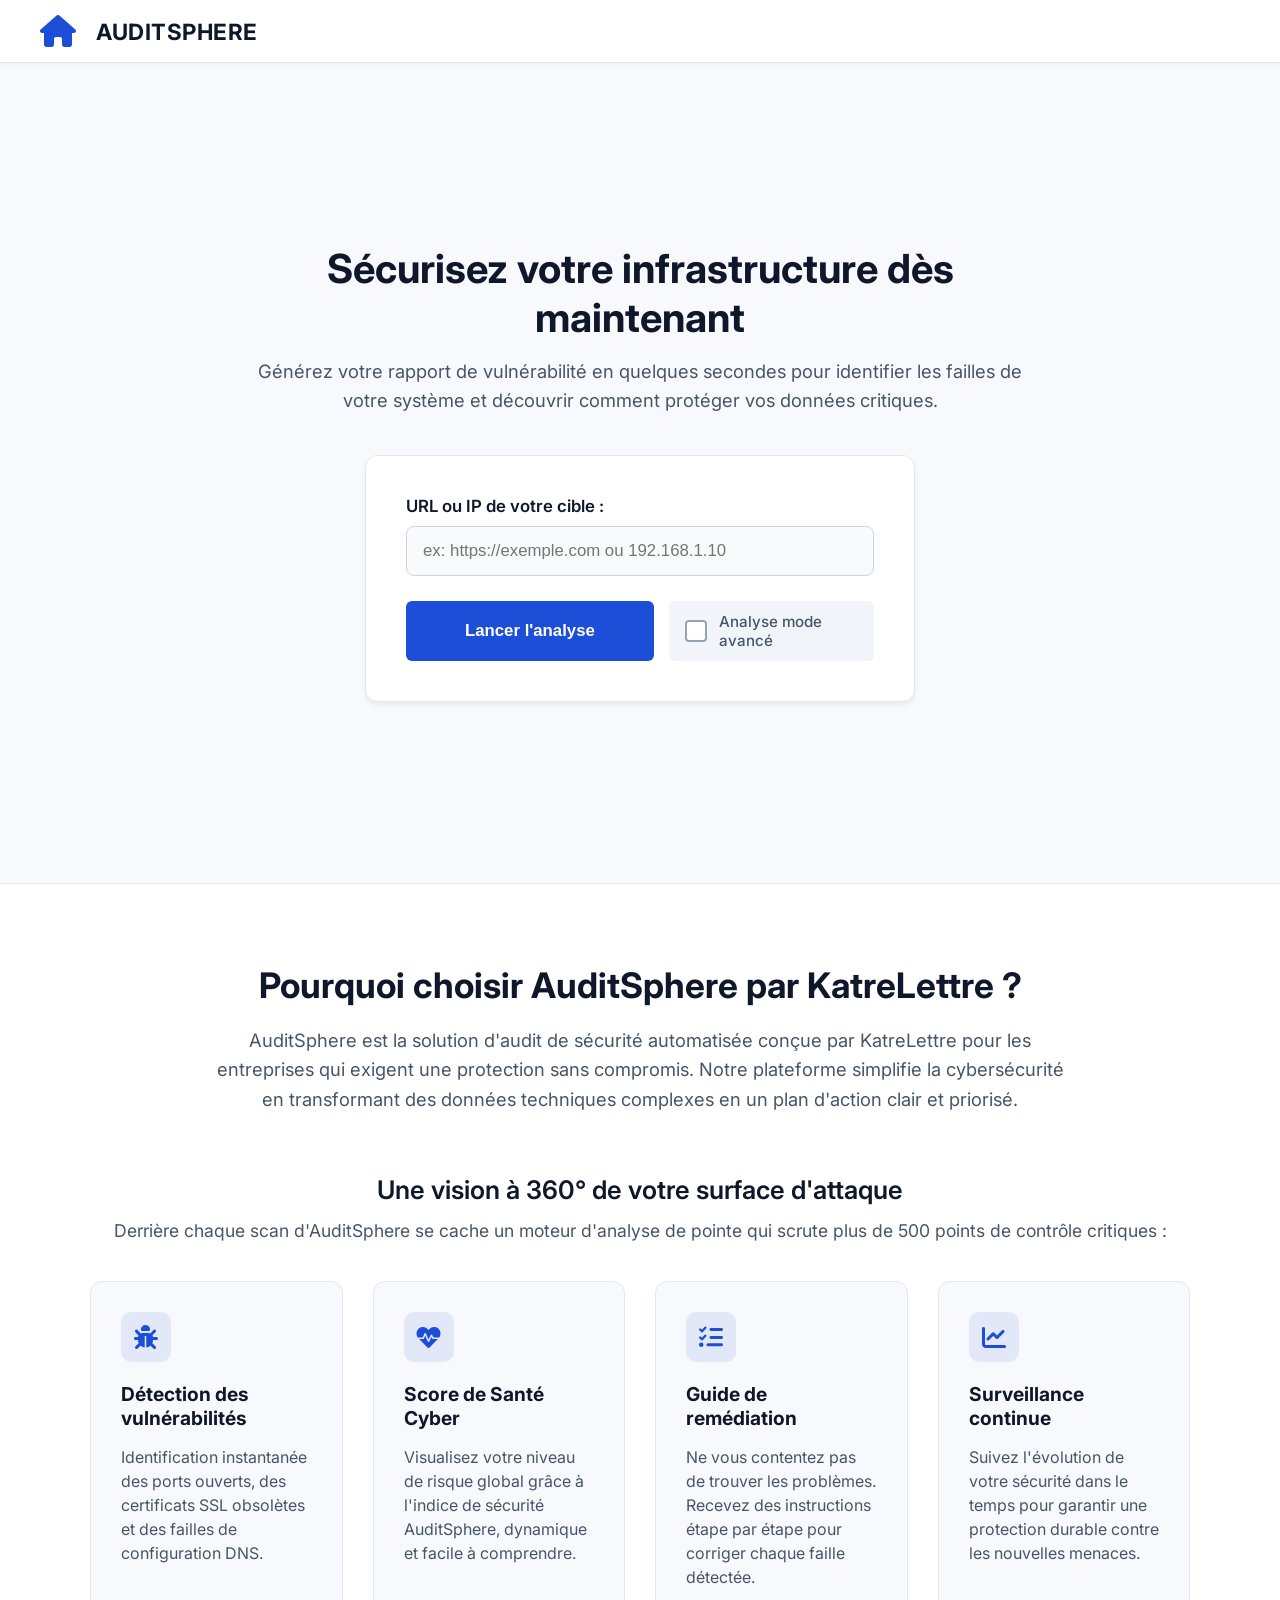
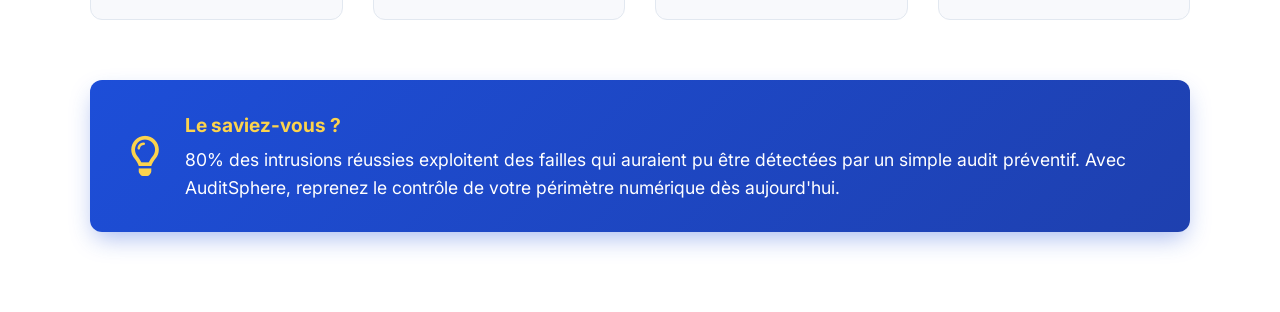
<file: site/index.html>
<!DOCTYPE html>
<html lang="fr">

<head>
    <meta charset="UTF-8">
    <meta name="viewport" content="width=device-width, initial-scale=1.0">
    <title>AuditSphere</title>
    <link rel="stylesheet" href="style.css">
    <link rel="stylesheet" href="https://cdnjs.cloudflare.com/ajax/libs/font-awesome/6.0.0/css/all.min.css">
</head>

<body>
    <div class="bg-shapes">
        <div class="shape shape-1"></div>
        <div class="shape shape-2"></div>
        <div class="shape shape-3"></div>
        <div class="shape shape-4"></div>
    </div>

    <header class="header">
        <a href="index.html" class="home-link"><i class="fas fa-home home-icon"></i></a>
        <div class="top-bar">AUDITSPHERE</div>
    </header>

    <main class="home-main">

        <div class="hero-text" style="text-align: center; margin-bottom: 40px; max-width: 800px;">
            <h1 style="color: var(--black-color); font-size: 2.5rem; margin-bottom: 15px; font-weight: 700;">Sécurisez votre infrastructure dès maintenant</h1>
            <p style="color: #475569; font-size: 1.15rem; line-height: 1.6;">Générez votre rapport de vulnérabilité en quelques secondes pour identifier les failles de votre système et découvrir comment protéger vos données critiques.</p>
        </div>

        <form class="right-form" action="resultats.html" method="GET">
            <div class="url-box">
                <label for="urlInput">URL ou IP de votre cible :</label>
                <input type="text" id="urlInput" name="url" placeholder="ex: https://exemple.com ou 192.168.1.10"
                    required>
            </div>
            <div class="actions">
                <button type="submit" class="btn-analyze">Lancer l'analyse</button>
                <label class="advanced-mode">
                    <input type="checkbox" name="advanced">
                    <span class="custom-checkbox"></span>
                    <span>Analyse mode avancé</span>
                </label>
            </div>
        </form>
    </main>

    <section class="features-section">
        <div class="container">
            <h2 class="section-title">Pourquoi choisir AuditSphere par KatreLettre ?</h2>
            <p class="section-subtitle">AuditSphere est la solution d'audit de sécurité automatisée conçue par KatreLettre pour les entreprises qui exigent une protection sans compromis. Notre plateforme simplifie la cybersécurité en transformant des données techniques complexes en un plan d'action clair et priorisé.</p>
            
            <h3 class="section-heading">Une vision à 360° de votre surface d'attaque</h3>
            <p class="section-desc">Derrière chaque scan d'AuditSphere se cache un moteur d'analyse de pointe qui scrute plus de 500 points de contrôle critiques :</p>
            
            <div class="features-grid">
                <div class="feature-card">
                    <div class="icon-wrapper"><i class="fa-solid fa-bug"></i></div>
                    <h4>Détection des vulnérabilités</h4>
                    <p>Identification instantanée des ports ouverts, des certificats SSL obsolètes et des failles de configuration DNS.</p>
                </div>
                
                <div class="feature-card">
                    <div class="icon-wrapper"><i class="fa-solid fa-heart-pulse"></i></div>
                    <h4>Score de Santé Cyber</h4>
                    <p>Visualisez votre niveau de risque global grâce à l'indice de sécurité AuditSphere, dynamique et facile à comprendre.</p>
                </div>
                
                <div class="feature-card">
                    <div class="icon-wrapper"><i class="fa-solid fa-list-check"></i></div>
                    <h4>Guide de remédiation</h4>
                    <p>Ne vous contentez pas de trouver les problèmes. Recevez des instructions étape par étape pour corriger chaque faille détectée.</p>
                </div>
                
                <div class="feature-card">
                    <div class="icon-wrapper"><i class="fa-solid fa-chart-line"></i></div>
                    <h4>Surveillance continue</h4>
                    <p>Suivez l'évolution de votre sécurité dans le temps pour garantir une protection durable contre les nouvelles menaces.</p>
                </div>
            </div>

            <div class="fact-box">
                <i class="fa-regular fa-lightbulb fact-icon"></i>
                <div>
                    <strong>Le saviez-vous ?</strong> 80% des intrusions réussies exploitent des failles qui auraient pu être détectées par un simple audit préventif. Avec AuditSphere, reprenez le contrôle de votre périmètre numérique dès aujourd'hui.
                </div>
            </div>
        </div>
    </section>
</body>

</html>
</file>
<file: site/style.css>
@import url('https://fonts.googleapis.com/css2?family=Inter:wght@400;500;600;700&display=swap');

:root {
    --bg-color: #f8f9fc;
    --primary-color: #1d4ed8; /* Blue similar to the photo */
    --text-color: #334155;
    --black-color: #0f172a;
    --card-bg: #ffffff;
    --border-color: #e2e8f0;
}

* {
    box-sizing: border-box;
    margin: 0;
    padding: 0;
}

body {
    font-family: 'Inter', sans-serif;
    color: var(--text-color);
    min-height: 100vh;
    overflow-x: hidden;
    background: var(--bg-color);
}

.bg-shapes {
    display: none;
}

/* Header */
.header {
    display: flex;
    align-items: center;
    padding: 15px 40px;
    gap: 20px;
    background: white;
    box-shadow: 0 1px 3px rgba(0,0,0,0.05);
    border-bottom: 1px solid var(--border-color);
}

.home-icon {
    font-size: 2rem;
    color: var(--primary-color);
    text-decoration: none;
    cursor: pointer;
}

.home-link {
    text-decoration: none;
}

.top-bar {
    flex-grow: 1;
    color: var(--black-color);
    text-align: left;
    font-size: 1.4rem;
    font-weight: 700;
    letter-spacing: 0.5px;
}

.header.simple {
    padding-bottom: 15px;
}

/* Home Layout */
.home-main {
    display: flex;
    flex-direction: column;
    justify-content: center;
    align-items: center;
    padding: 40px 20px;
    min-height: calc(100vh - 80px);
}

.right-form {
    display: flex;
    flex-direction: column;
    align-items: center;
    gap: 25px;
    width: 100%;
    max-width: 550px;
    background: var(--card-bg);
    padding: 40px;
    border-radius: 12px;
    box-shadow: 0 4px 6px -1px rgba(0, 0, 0, 0.05), 0 2px 4px -1px rgba(0, 0, 0, 0.03);
    border: 1px solid var(--border-color);
}

.url-box {
    width: 100%;
    display: flex;
    flex-direction: column;
    align-items: flex-start;
    gap: 10px;
}

.url-box label {
    font-weight: 600;
    font-size: 1.05rem;
    color: var(--black-color);
}

.url-box input {
    width: 100%;
    padding: 14px 16px;
    border: 1px solid #cbd5e1;
    background: #f8fafc;
    font-size: 1.05rem;
    outline: none;
    border-radius: 8px;
    transition: border-color 0.2s, background-color 0.2s;
    color: var(--black-color);
}

.url-box input:focus {
    border-color: var(--primary-color);
    background: #fff;
    box-shadow: 0 0 0 3px rgba(29, 78, 216, 0.1);
}

.actions {
    display: flex;
    justify-content: space-between;
    gap: 15px;
    width: 100%;
}

.btn-analyze {
    background-color: var(--primary-color);
    color: white;
    padding: 14px 20px;
    border: none;
    border-radius: 6px;
    font-weight: 600;
    font-size: 1.05rem;
    cursor: pointer;
    text-decoration: none;
    text-align: center;
    flex: 1.2;
    display: flex;
    align-items: center;
    justify-content: center;
    transition: background-color 0.2s, transform 0.1s;
}

.btn-analyze:hover {
    background-color: #1e40af;
}

.btn-analyze:active {
    transform: scale(0.98);
}

.advanced-mode {
    background-color: #f1f5f9;
    padding: 10px 15px;
    border-radius: 6px;
    display: flex;
    align-items: center;
    gap: 12px;
    cursor: pointer;
    flex: 1;
    border: 1px solid transparent;
    transition: background-color 0.2s;
}

.advanced-mode:hover {
    background-color: #e2e8f0;
}

.advanced-mode input[type="checkbox"] {
    display: none;
}

.custom-checkbox {
    width: 22px;
    height: 22px;
    border: 2px solid #94a3b8;
    background: #fff;
    display: inline-block;
    flex-shrink: 0;
    position: relative;
    border-radius: 4px;
    transition: all 0.2s;
}

.custom-checkbox::after {
    content: '';
    position: absolute;
    left: 6px;
    top: 2px;
    width: 4px;
    height: 9px;
    border: solid white;
    border-width: 0 2px 2px 0;
    transform: rotate(45deg) scale(0);
    opacity: 0;
    transition: all 0.2s;
}

.advanced-mode input[type="checkbox"]:checked+.custom-checkbox {
    background: var(--primary-color);
    border-color: var(--primary-color);
}

.advanced-mode input[type="checkbox"]:checked+.custom-checkbox::after {
    transform: rotate(45deg) scale(1);
    opacity: 1;
}

.advanced-mode span:last-child {
    font-weight: 500;
    color: #475569;
    font-size: 0.95rem;
}

@media (max-width: 900px) {
    .home-main {
        padding: 20px;
    }
    .right-form {
        padding: 25px;
    }
    .actions {
        flex-direction: column;
    }
}

/* Features Section */
.features-section {
    background: #ffffff;
    padding: 80px 20px;
    border-top: 1px solid var(--border-color);
}

.features-section .container {
    max-width: 1100px;
    margin: 0 auto;
    text-align: center;
}

.section-title {
    font-size: 2.2rem;
    color: var(--black-color);
    margin-bottom: 20px;
    font-weight: 700;
}

.section-subtitle {
    font-size: 1.15rem;
    color: #475569;
    line-height: 1.6;
    max-width: 850px;
    margin: 0 auto 60px auto;
}

.section-heading {
    font-size: 1.6rem;
    color: var(--black-color);
    margin-bottom: 15px;
    font-weight: 600;
}

.section-desc {
    font-size: 1.1rem;
    color: #475569;
    margin-bottom: 40px;
}

.features-grid {
    display: grid;
    grid-template-columns: repeat(auto-fit, minmax(240px, 1fr));
    gap: 30px;
    margin-bottom: 60px;
}

.feature-card {
    background: var(--bg-color);
    padding: 30px;
    border-radius: 12px;
    border: 1px solid var(--border-color);
    text-align: left;
    transition: transform 0.2s, box-shadow 0.2s;
}

.feature-card:hover {
    transform: translateY(-5px);
    box-shadow: 0 10px 15px -3px rgba(0,0,0,0.1);
}

.icon-wrapper {
    width: 50px;
    height: 50px;
    background: rgba(29, 78, 216, 0.1);
    color: var(--primary-color);
    border-radius: 10px;
    display: flex;
    align-items: center;
    justify-content: center;
    font-size: 1.5rem;
    margin-bottom: 20px;
}

.feature-card h4 {
    color: var(--black-color);
    font-size: 1.2rem;
    margin-bottom: 15px;
}

.feature-card p {
    color: #475569;
    font-size: 1rem;
    line-height: 1.5;
}

.fact-box {
    background: linear-gradient(135deg, #1d4ed8 0%, #1e40af 100%);
    color: white;
    padding: 30px 40px;
    border-radius: 12px;
    display: flex;
    align-items: center;
    gap: 25px;
    text-align: left;
    box-shadow: 0 10px 25px -5px rgba(29, 78, 216, 0.4);
}

.fact-icon {
    font-size: 2.5rem;
    color: #fcd34d; /* Bright yellow bulb */
}

.fact-box div {
    font-size: 1.1rem;
    line-height: 1.6;
}

.fact-box strong {
    font-size: 1.2rem;
    color: #fcd34d;
    display: block;
    margin-bottom: 5px;
}

@media (max-width: 900px) {
    .fact-box {
        flex-direction: column;
        text-align: center;
    }
}
</file>
